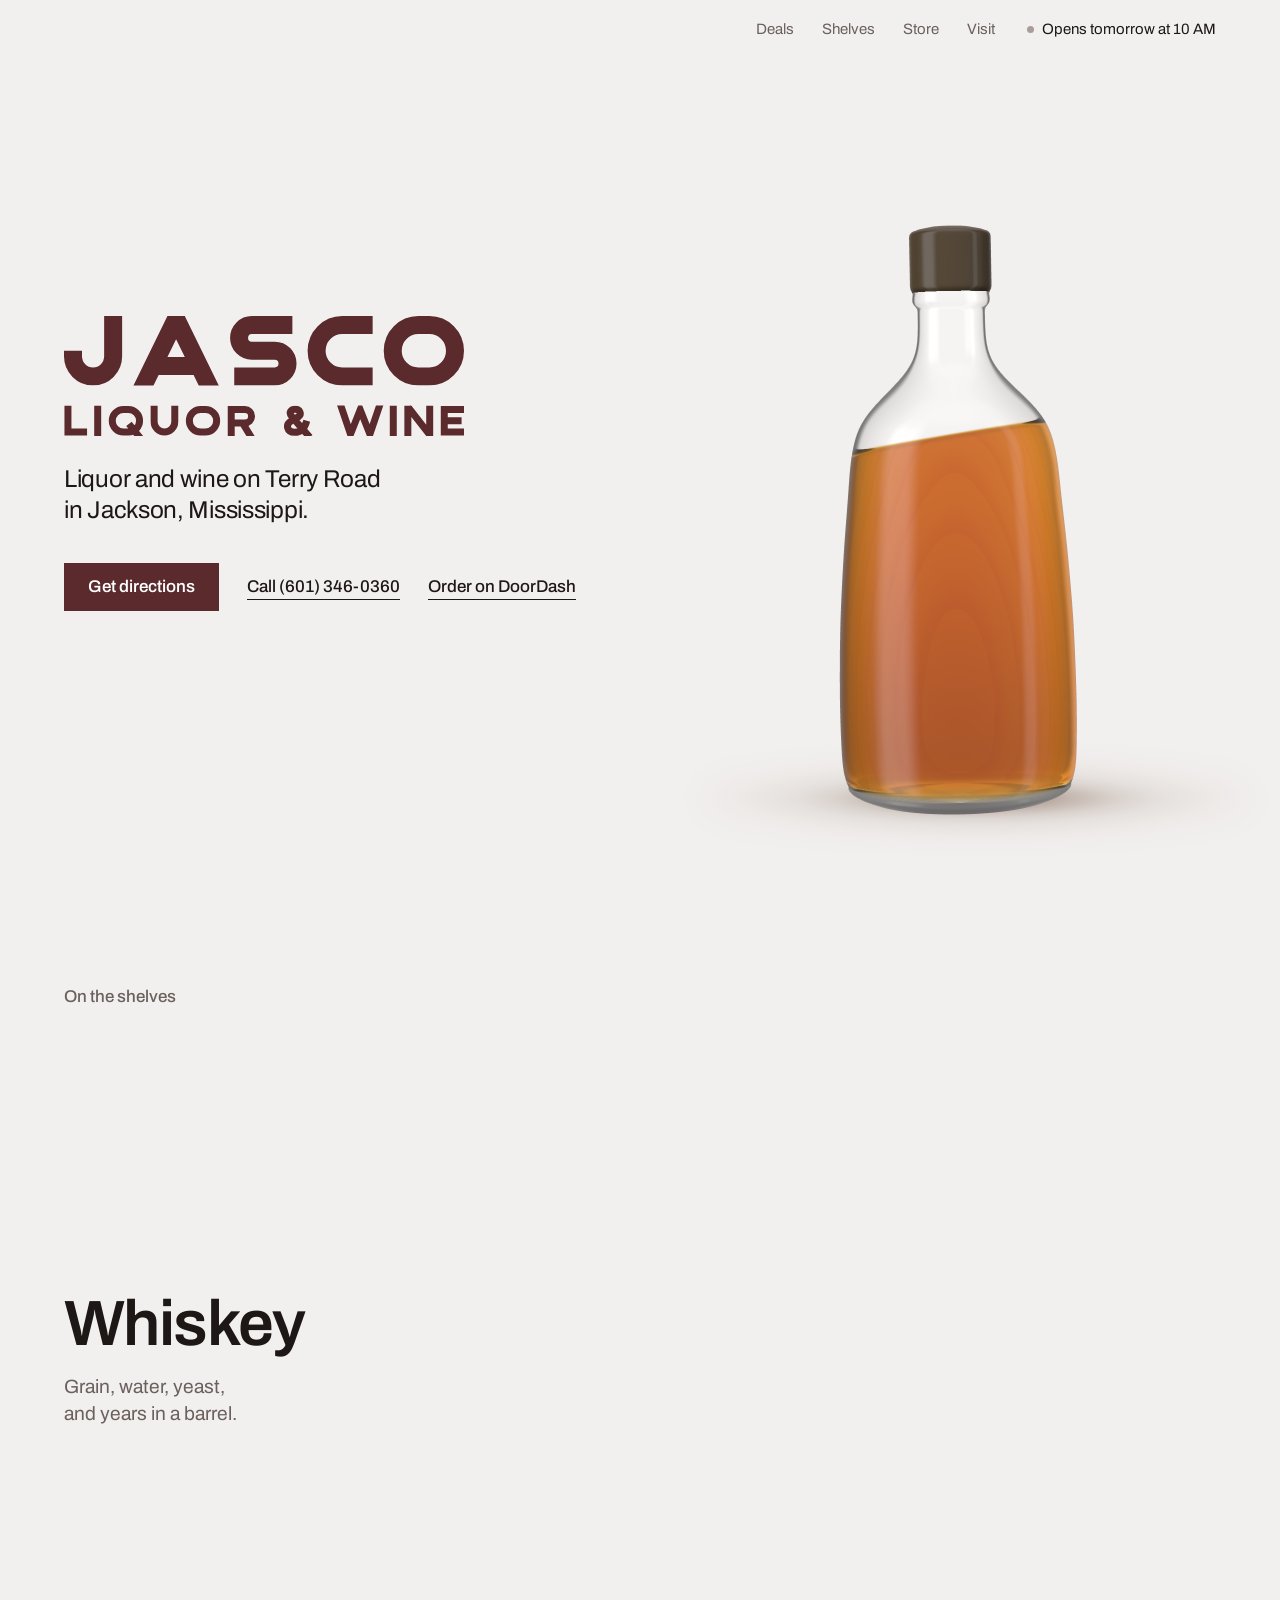
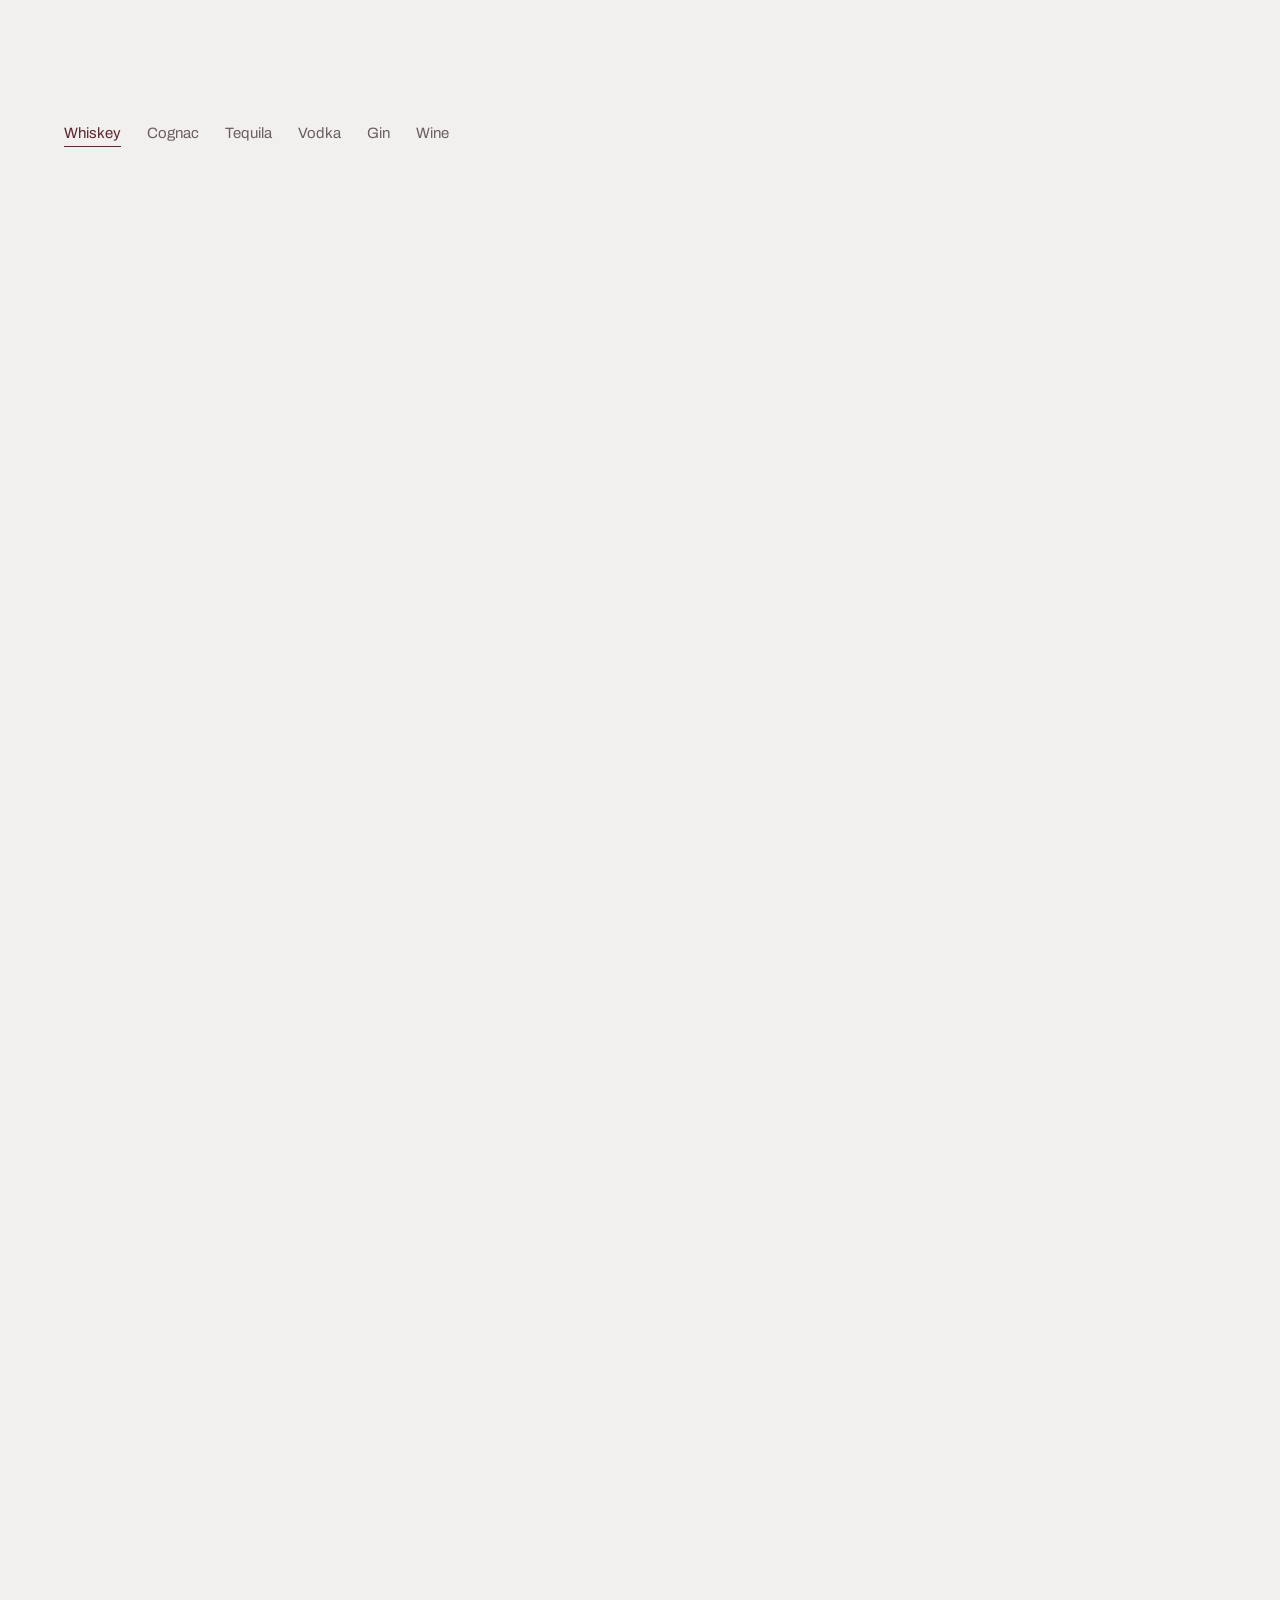
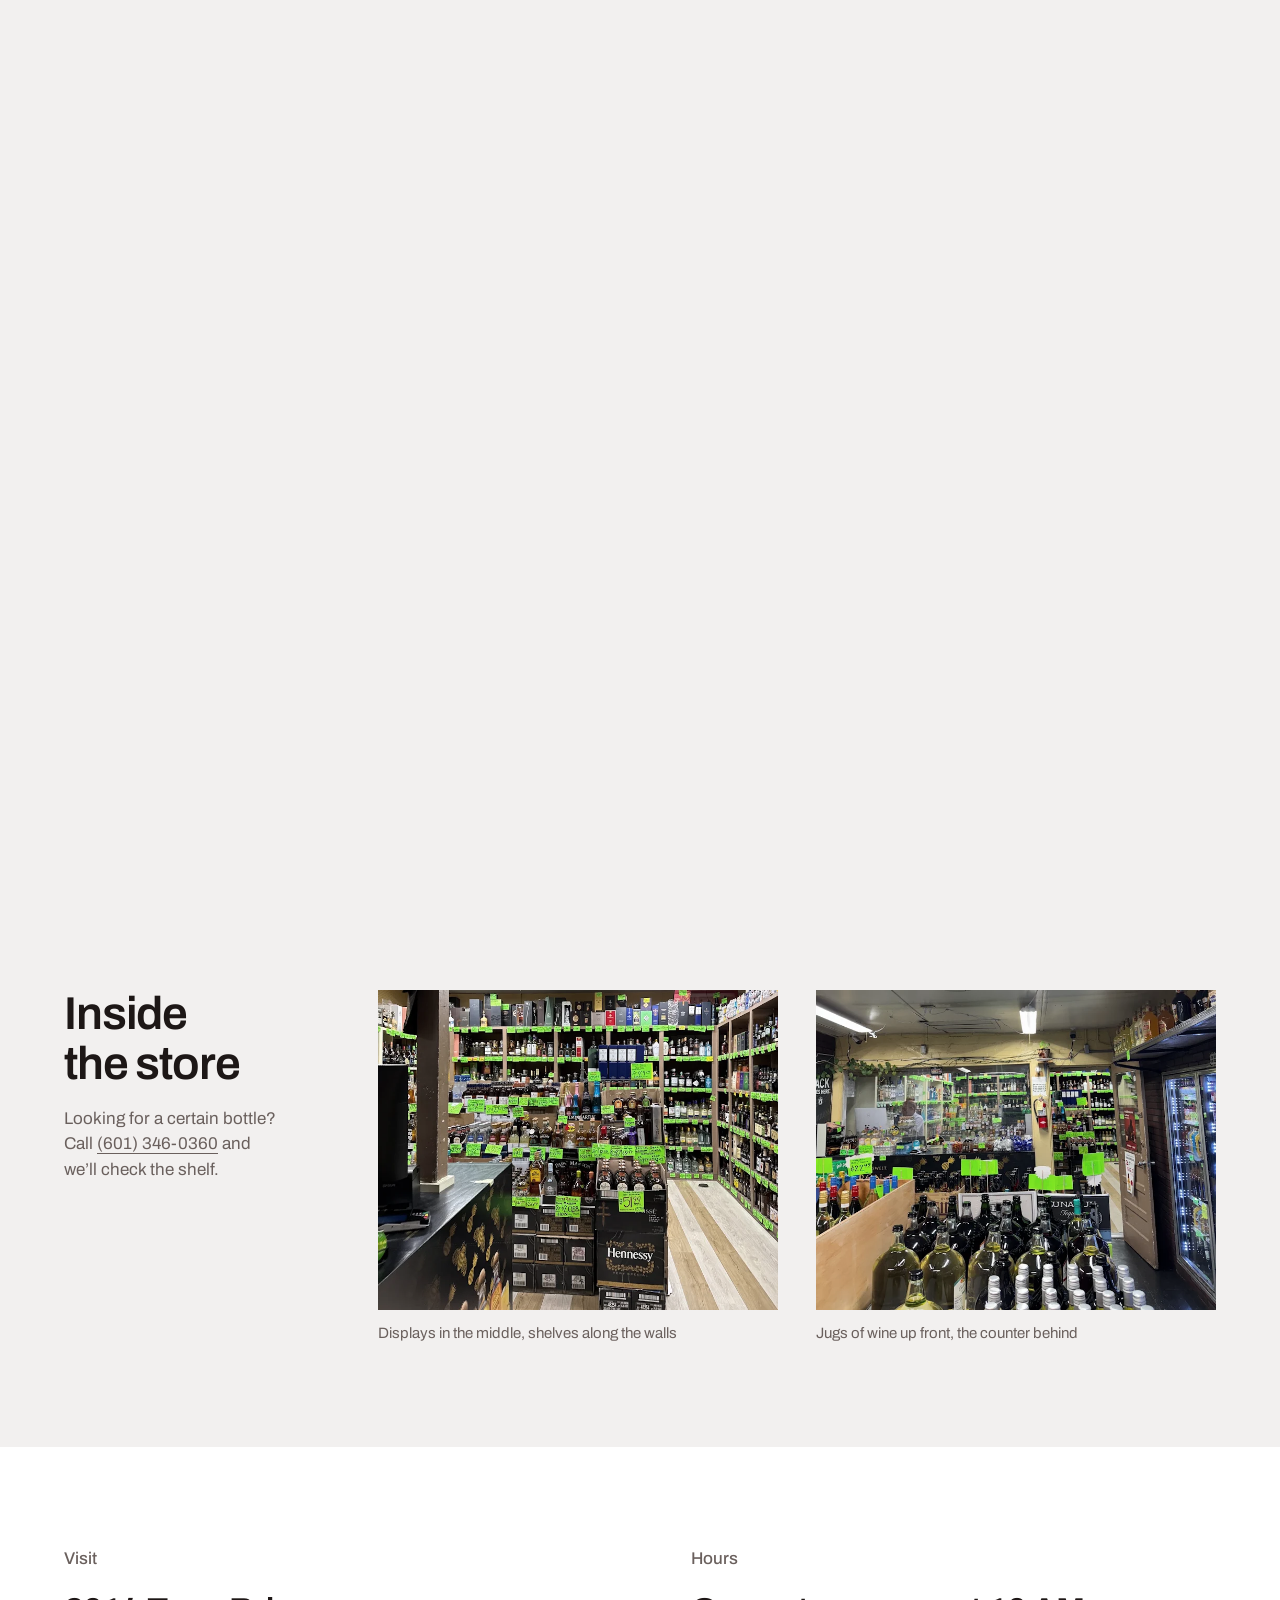
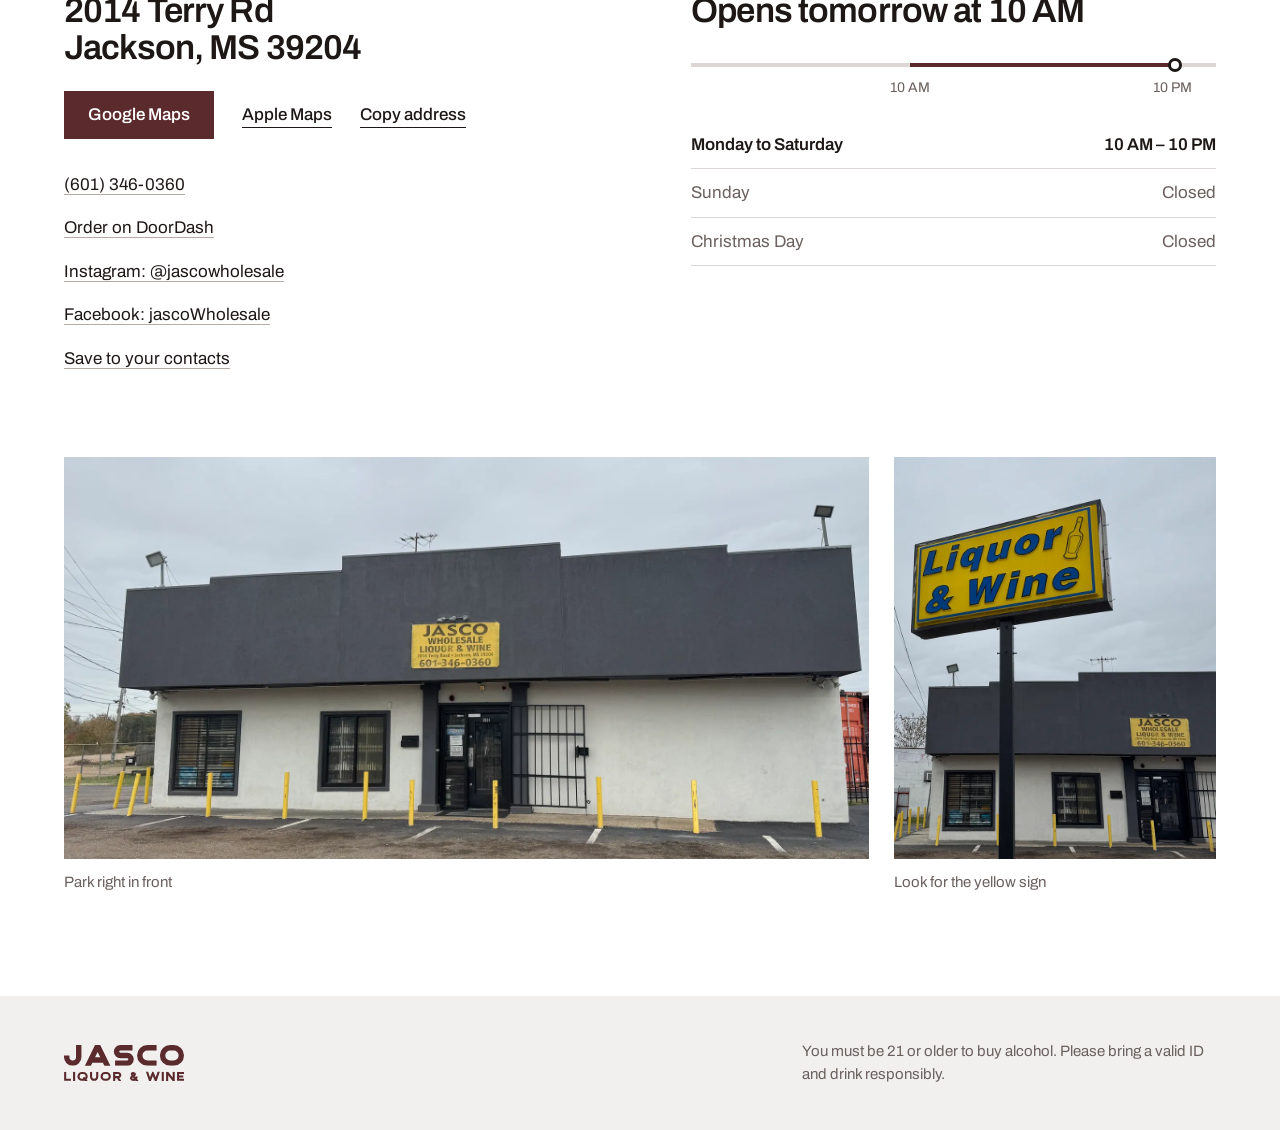
<file: public/index.html>
<!doctype html>
<html lang="en">
<head>
<meta charset="utf-8">
<meta name="viewport" content="width=device-width, initial-scale=1, viewport-fit=cover">
<title>Jasco Liquor &amp; Wine | Jackson, MS</title>
<meta name="description" content="Liquor and wine store at 2014 Terry Rd in Jackson, Mississippi. Open Monday to Saturday, 10 AM to 10 PM. Call (601) 346-0360.">
<meta name="robots" content="index, follow, max-image-preview:large">
<link rel="canonical" href="https://jascoliquor.com/">
<meta property="og:type" content="website">
<meta property="og:site_name" content="Jasco Liquor &amp; Wine">
<meta property="og:locale" content="en_US">
<meta property="og:url" content="https://jascoliquor.com/">
<meta property="og:title" content="Jasco Liquor &amp; Wine | Jackson, MS">
<meta property="og:description" content="Liquor and wine on Terry Road in Jackson, Mississippi. Open Monday to Saturday, 10 AM to 10 PM.">
<meta property="og:image" content="https://jascoliquor.com/images/share.jpg">
<meta property="og:image:width" content="1200">
<meta property="og:image:height" content="630">
<meta property="og:image:alt" content="Jasco Liquor &amp; Wine logo beside a bottle of whiskey">
<meta name="twitter:card" content="summary_large_image">
<meta name="theme-color" content="#f2f0ef">
<link rel="icon" href="brand/icon.svg" type="image/svg+xml">
<link rel="apple-touch-icon" href="brand/apple-touch-icon.png">
<link rel="preconnect" href="https://fonts.googleapis.com">
<link rel="preconnect" href="https://fonts.gstatic.com" crossorigin>
<link rel="stylesheet" href="https://fonts.googleapis.com/css2?family=Archivo:wdth,wght@62..125,100..900&display=swap">
<link rel="stylesheet" href="styles.css">
<link rel="stylesheet" href="sale.css">
<script src="sale.js"></script>
<script src="sale-view.js"></script>
<script src="hours.js" defer></script>
<script src="bottle.js" defer></script>
<script src="app.js" defer></script>
<script type="application/ld+json">
{
  "@context": "https://schema.org",
  "@type": "LiquorStore",
  "@id": "https://jascoliquor.com/#store",
  "name": "Jasco Liquor & Wine",
  "url": "https://jascoliquor.com/",
  "logo": "https://jascoliquor.com/brand/apple-touch-icon.png",
  "hasMap": "https://www.google.com/maps/search/?api=1&query=Jasco+Liquor+%26+Wine,+2014+Terry+Rd,+Jackson,+MS+39204",
  "image": ["https://jascoliquor.com/images/storefront.webp", "https://jascoliquor.com/images/share.jpg"],
  "sameAs": ["https://www.instagram.com/jascowholesale/", "https://www.facebook.com/jascoWholesale"],
  "telephone": "+1-601-346-0360",
  "address": {
    "@type": "PostalAddress",
    "streetAddress": "2014 Terry Rd",
    "addressLocality": "Jackson",
    "addressRegion": "MS",
    "postalCode": "39204",
    "addressCountry": "US"
  },
  "openingHoursSpecification": [{
    "@type": "OpeningHoursSpecification",
    "dayOfWeek": ["Monday", "Tuesday", "Wednesday", "Thursday", "Friday", "Saturday"],
    "opens": "10:00",
    "closes": "22:00"
  }]
}
</script>
</head>
<body>
<a class="skip" href="#main">Skip to content</a>

<header class="bar" id="bar">
  <a class="bar-mark" href="#top" aria-label="Back to top"><img src="brand/wordmark-maroon.svg" width="600" height="179" alt=""></a>
  <nav class="bar-nav" aria-label="Main">
    <a href="deals/">Deals</a>
    <a href="#shelves">Shelves</a>
    <a href="#store">Store</a>
    <a href="#visit">Visit</a>
  </nav>
  <p class="status" data-status>Mon to Sat, 10 AM to 10 PM</p>
</header>

<main id="main">
  <div class="scene" id="scene">
  <div class="stage" aria-hidden="true"><div class="set"><canvas id="stage"></canvas></div></div>

  <section class="hero wrap" id="top">
    <h1 class="mark"><img src="brand/wordmark-maroon.svg" width="600" height="179" fetchpriority="high" alt="Jasco Liquor &amp; Wine"></h1>
    <p class="sale-title sale-only" id="sale-name"></p>
    <p class="lede sale-only" id="sale-short"></p>
    <p class="lede no-sale-only">Liquor and wine on Terry&nbsp;Road in&nbsp;Jackson, Mississippi.</p>
    <div class="actions" id="hero-actions">
      <a class="btn sale-only" href="deals/">See the deals</a>
      <a class="btn no-sale-only" href="https://www.google.com/maps/dir/?api=1&amp;destination=Jasco+Liquor+%26+Wine,+2014+Terry+Rd,+Jackson,+MS+39204">Get directions</a>
      <a class="text-link sale-only" href="https://www.google.com/maps/dir/?api=1&amp;destination=Jasco+Liquor+%26+Wine,+2014+Terry+Rd,+Jackson,+MS+39204">Directions</a>
      <a class="text-link" href="tel:+16013460360">Call<span class="num">&nbsp;(601) 346-0360</span></a>
      <a class="text-link" href="https://www.doordash.com/store/jasco-liquor-and-wine-25647772/">Order on DoorDash</a>
    </div>
  </section>

  <section class="lineup" id="shelves" aria-labelledby="shelves-title">
    <i class="stop" id="whiskey"></i><i class="stop" id="cognac"></i><i class="stop" id="tequila"></i>
    <i class="stop" id="vodka"></i><i class="stop" id="gin"></i><i class="stop" id="wine"></i>
    <div class="panel">
      <div class="wrap panel-grid">
        <h2 id="shelves-title">On the shelves</h2>
        <ul class="kinds">
          <li class="kind" data-shelf="whiskey"><h3>Whiskey</h3><p>Grain, water, yeast, and years in a barrel.</p></li>
          <li class="kind" data-shelf="cognac"><h3>Cognac</h3><p>Brandy from one corner of France, distilled twice in copper.</p></li>
          <li class="kind" data-shelf="tequila"><h3>Tequila</h3><p>Blue agave from Mexico. Blanco is bottled young. Reposado and añejo rest in oak first.</p></li>
          <li class="kind" data-shelf="vodka"><h3>Vodka</h3><p>Distilled clean. Keep a bottle in the freezer.</p></li>
          <li class="kind" data-shelf="gin"><h3>Gin</h3><p>Juniper first. The rest of the botanicals are up to the distiller.</p></li>
          <li class="kind" data-shelf="wine"><h3>Wine</h3><p>By the bottle, or by the big jugs up front.</p></li>
        </ul>
        <nav class="index" aria-label="Shelves">
          <a href="#whiskey">Whiskey</a>
          <a href="#cognac">Cognac</a>
          <a href="#tequila">Tequila</a>
          <a href="#vodka">Vodka</a>
          <a href="#gin">Gin</a>
          <a href="#wine">Wine</a>
        </nav>
      </div>
    </div>
  </section>

  </div>

  <section class="store" id="store" aria-labelledby="store-title">
    <div class="wrap store-grid">
      <div class="store-copy">
        <h2 id="store-title">Inside the store</h2>
        <p>Looking for a certain bottle? Call <a class="nowrap" href="tel:+16013460360">(601) 346-0360</a> and we’ll check the shelf.</p>
      </div>
      <figure>
        <img class="crop-mid" src="images/interior1.webp" width="765" height="1020" loading="lazy" alt="Shelves of liquor along the back and side walls of the store, with stacked displays in the middle">
        <figcaption>Displays in the middle, shelves along the walls</figcaption>
      </figure>
      <figure>
        <img src="images/interior2.webp" width="765" height="1020" loading="lazy" alt="Jugs of wine up front, with the counter and liquor shelves behind them and a cooler to the right">
        <figcaption>Jugs of wine up front, the counter behind</figcaption>
      </figure>
    </div>
  </section>

  <section class="visit" id="visit" aria-labelledby="visit-title">
    <div class="wrap">
      <div class="visit-grid">
        <div>
          <h2 id="visit-title">Visit</h2>
          <address>2014 Terry Rd<br>Jackson, MS 39204</address>
          <div class="actions">
            <a class="btn" href="https://www.google.com/maps/dir/?api=1&amp;destination=Jasco+Liquor+%26+Wine,+2014+Terry+Rd,+Jackson,+MS+39204">Google Maps</a>
            <a class="text-link" href="https://maps.apple.com/?daddr=2014+Terry+Rd,+Jackson,+MS+39204">Apple Maps</a>
            <button class="text-link" type="button" id="copy" hidden>Copy address</button>
          </div>
          <ul class="links">
            <li><a href="tel:+16013460360">(601) 346-0360</a></li>
            <li><a href="https://www.doordash.com/store/jasco-liquor-and-wine-25647772/">Order on DoorDash</a></li>
            <li><a href="https://www.instagram.com/jascowholesale/">Instagram: @jascowholesale</a></li>
            <li><a href="https://www.facebook.com/jascoWholesale">Facebook: jascoWholesale</a></li>
            <li><a href="jasco.vcf" download>Save to your contacts</a></li>
          </ul>
        </div>
        <div>
          <h2>Hours</h2>
          <p class="when-now" data-status>Open Monday to Saturday, 10 AM to 10 PM</p>
          <div class="day" id="day" hidden>
            <div class="day-track"><i class="day-open"></i><i class="day-now"></i></div>
            <div class="day-scale" aria-hidden="true"><span class="at-open">10 AM</span><span class="at-close">10 PM</span></div>
          </div>
          <dl class="hours">
            <div data-days="1 2 3 4 5 6"><dt>Monday to Saturday</dt><dd>10 AM – 10 PM</dd></div>
            <div data-days="0"><dt>Sunday</dt><dd>Closed</dd></div>
            <div data-christmas><dt>Christmas Day</dt><dd>Closed</dd></div>
          </dl>
        </div>
      </div>
      <div class="outside">
        <figure>
          <img src="images/storefront.webp" width="1720" height="860" loading="lazy" alt="The front of the store: a long white building with a dark gray top, a yellow Jasco sign above the door, and parking spaces in front">
          <figcaption>Park right in front</figcaption>
        </figure>
        <figure>
          <img src="images/sign.webp" width="800" height="1000" loading="lazy" alt="Tall yellow sign reading Liquor &amp; Wine in blue letters, with the store behind it">
          <figcaption>Look for the yellow sign</figcaption>
        </figure>
      </div>
    </div>
  </section>
</main>

<footer>
  <div class="wrap">
    <img class="mark" src="brand/wordmark-maroon.svg" width="600" height="179" alt="Jasco Liquor &amp; Wine">
    <p>You must be 21 or older to buy alcohol. Please bring a valid ID and drink responsibly.</p>
  </div>
</footer>

<nav class="dock" id="dock" aria-label="Quick actions" inert>
  <a href="deals/">Deals</a>
  <a href="https://www.google.com/maps/dir/?api=1&amp;destination=Jasco+Liquor+%26+Wine,+2014+Terry+Rd,+Jackson,+MS+39204">Directions</a>
  <a href="tel:+16013460360">Call</a>
  <a href="https://www.doordash.com/store/jasco-liquor-and-wine-25647772/">DoorDash</a>
</nav>
<p class="sr" id="say" role="status"></p>
</body>
</html>
</file>
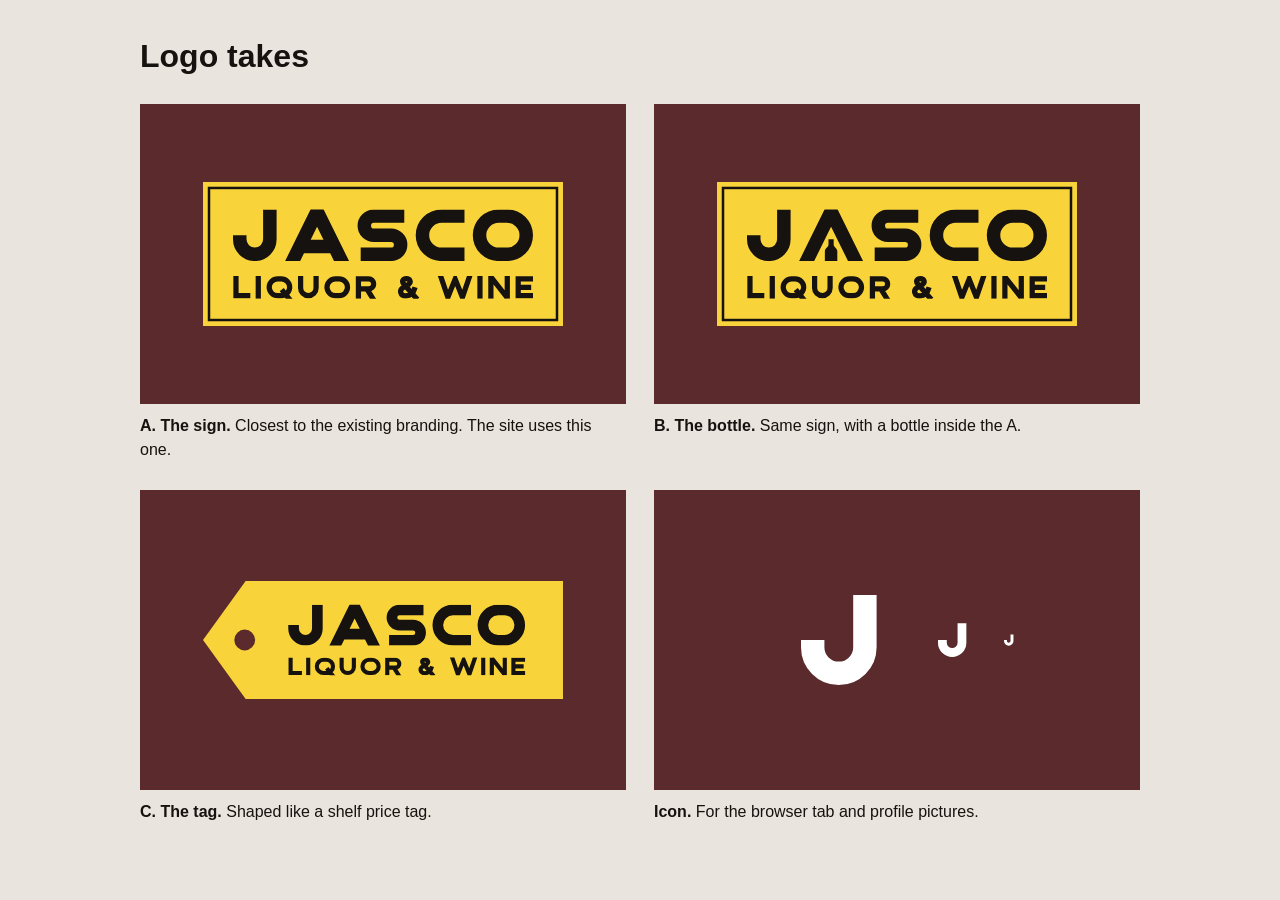
<file: brand/unused/logos.html>
<!doctype html>
<html lang="en">
<head>
<meta charset="utf-8">
<meta name="viewport" content="width=device-width, initial-scale=1">
<meta name="robots" content="noindex">
<title>Jasco logo takes</title>
<link rel="icon" href="../../public/brand/icon.svg" type="image/svg+xml">
<style>
  body { margin: 0; padding: 32px 20px; background: #e9e4dd; color: #16120f; font: 16px/1.5 Archivo, "Helvetica Neue", Arial, sans-serif; }
  main { max-width: 1000px; margin: 0 auto; display: grid; gap: 28px; grid-template-columns: repeat(auto-fit, minmax(min(100%, 400px), 1fr)); }
  h1 { max-width: 1000px; margin: 0 auto 24px; }
  figure { margin: 0; display: grid; gap: 10px; align-content: start; }
  .wall { background: #5a2a2c; padding: 40px; display: grid; place-items: center; min-height: 220px; }
  .wall img { width: 100%; max-width: 360px; }
  .row { display: flex; gap: 24px; align-items: center; }
  .row img:first-child { width: 128px; } .row img:nth-child(2) { width: 48px; } .row img:last-child { width: 16px; }
</style>
</head>
<body>
<h1>Logo takes</h1>
<main>
  <figure><div class="wall"><img src="../../public/brand/a-sign.svg" alt="Take A"></div><figcaption><strong>A. The sign.</strong> Closest to the existing branding. The site uses this one.</figcaption></figure>
  <figure><div class="wall"><img src="b-bottle.svg" alt="Take B"></div><figcaption><strong>B. The bottle.</strong> Same sign, with a bottle inside the A.</figcaption></figure>
  <figure><div class="wall"><img src="c-tag.svg" alt="Take C"></div><figcaption><strong>C. The tag.</strong> Shaped like a shelf price tag.</figcaption></figure>
  <figure><div class="wall"><div class="row"><img src="../../public/brand/icon.svg" alt=""><img src="../../public/brand/icon.svg" alt=""><img src="../../public/brand/icon.svg" alt=""></div></div><figcaption><strong>Icon.</strong> For the browser tab and profile pictures.</figcaption></figure>
</main>
</body>
</html>
</file>
<file: public/styles.css>
/* Layout: words on the left, one bottle in soft light on the right, then plain sections.
   The store's maroon is the only accent; the strongest color on the page is the liquid. */
:root {
  --bg: #f2f0ef;
  --ink: #1d1716;
  --soft: #6a605d;
  --line: #dcd7d4;
  --maroon: #5a2a2c;
  --font: Archivo, "Helvetica Neue", Arial, sans-serif;
  --ease: cubic-bezier(.2, .7, .1, 1);
  --gut-l: max(22px, 5vw, env(safe-area-inset-left, 0px));
  --gut-r: max(22px, 5vw, env(safe-area-inset-right, 0px));
  --bar: 60px;
}

*, ::before, ::after { box-sizing: border-box; }
html { scroll-behavior: smooth; -webkit-text-size-adjust: 100%; scroll-padding-top: var(--bar); }
body { margin: 0; background: var(--bg); color: var(--ink); font: 1.0625rem/1.5 var(--font); -webkit-font-smoothing: antialiased; overflow-x: clip; }
img { display: block; max-width: 100%; height: auto; }
h1, h2, h3, p, ul, dl, dd, figure { margin: 0; }
ul { padding: 0; list-style: none; }
h2, h3, address, .when-now { font-weight: 600; letter-spacing: -.025em; line-height: 1.08; text-wrap: balance; }
h2 { font-size: clamp(2rem, 3.6vw, 3.1rem); }
a { color: inherit; text-underline-offset: .22em; text-decoration-thickness: 1px; }
button { font: inherit; color: inherit; background: none; border: 0; padding: 0; cursor: pointer; }
:focus-visible { outline: 2px solid var(--maroon); outline-offset: 4px; }
[tabindex="-1"]:focus { outline: none; }
[hidden] { display: none !important; }
.nowrap { white-space: nowrap; }
::selection { background: var(--maroon); color: #fff; }

.wrap { width: 100%; max-width: 1320px; margin-inline: auto; padding-left: var(--gut-l); padding-right: var(--gut-r); }
.skip { position: absolute; left: -999px; z-index: 30; }
.skip:focus { left: 12px; top: 12px; padding: 8px 14px; background: var(--maroon); color: #fff; }
.sr { position: absolute; width: 1px; height: 1px; overflow: hidden; clip-path: inset(50%); white-space: nowrap; }

/* Bar */
.bar {
  position: fixed; inset: 0 0 auto; z-index: 20; display: flex; align-items: center; gap: 32px; min-height: var(--bar);
  /* Lines up with .wrap on wide screens. */
  --side: max(0px, calc((100% - 1320px) / 2));
  padding: env(safe-area-inset-top, 0px) calc(var(--side) + var(--gut-r)) 0 calc(var(--side) + var(--gut-l));
  background: color-mix(in srgb, var(--bg) 80%, transparent);
  -webkit-backdrop-filter: blur(20px); backdrop-filter: blur(20px);
  border-bottom: 1px solid transparent; transition: border-color .3s;
}
.bar.is-scrolled { border-color: var(--line); }
.bar-mark { width: 84px; transition: opacity .3s; }
.bar:not(.is-scrolled) .bar-mark:not(:focus-visible) { opacity: 0; }
.lineup { scroll-margin-top: calc(-1 * var(--bar)); }
.bar-nav { display: flex; gap: 28px; margin-left: auto; font-size: .9375rem; }
.bar-nav a { padding-block: 10px; text-decoration: none; color: var(--soft); transition: color .2s; }
.bar-nav a:hover { color: var(--ink); }
.status { display: flex; align-items: center; gap: 8px; font-size: .9375rem; white-space: nowrap; }
.status::before { content: ""; width: 7px; height: 7px; border-radius: 50%; background: #a79d99; }
.status.is-open::before { background: #2f8a3c; }

/* Actions */
.actions { display: flex; flex-wrap: wrap; align-items: center; gap: 14px 28px; }
.btn { display: inline-flex; align-items: center; min-height: 48px; padding: 0 24px; background: var(--maroon); color: #fff; font-weight: 550; text-decoration: none; transition: background-color .25s; }
.btn:hover { background: #441d1f; }
.text-link { min-height: 44px; display: inline-flex; align-items: center; text-decoration: none; font-weight: 500; background: linear-gradient(currentColor, currentColor) 0 calc(100% - 9px) / 100% 1px no-repeat; transition: background-size .4s var(--ease); }
.text-link:hover { background-size: 0 1px; background-position: 100% calc(100% - 9px); }

/* Scene */
.scene { position: relative; }
.stage { display: none; }
.hero { position: relative; display: flex; flex-direction: column; align-items: flex-start; justify-content: center; gap: clamp(14px, 3.6svh, 28px); min-height: 100svh; padding-block: calc(var(--bar) + 12px) clamp(12px, 5svh, 48px); }
/* Keep the words out of the bottle's half. */
.gl .hero > * { max-width: 47%; }
.hero .mark { width: 400px; max-width: min(100%, 62svh); }
.gl .hero .mark { max-width: min(44%, 62svh); }
.lede { max-width: 24ch; font-size: clamp(1.3rem, 1.9vw, 1.7rem); line-height: 1.3; letter-spacing: -.012em; text-wrap: balance; }
.hero .actions { margin-top: clamp(0px, 1svh, 8px); }

.lineup { position: relative; }
.stop { position: absolute; }
.panel-grid { padding-block: 64px; display: grid; gap: 36px; }
.kinds { display: grid; grid-template-columns: repeat(auto-fit, minmax(min(100%, 280px), 1fr)); gap: 36px; }
.kind h3 { font-size: 1.6rem; }
.kind p { margin-top: 8px; max-width: 34ch; color: var(--soft); text-wrap: balance; }
.index { display: none; }

.gl .stage { display: block; position: absolute; inset: 0; pointer-events: none; }
.gl .stage .set { position: sticky; top: var(--bar); width: 50%; margin-left: 50%; height: calc(100vh - var(--bar)); height: calc(100svh - var(--bar)); }
.gl .stage canvas { position: absolute; inset: 0; display: block; width: 100%; height: 100%; }
.gl .lineup { height: 532svh; }
.gl .stop { left: 0; top: calc(var(--i) * 80svh); height: 1px; width: 1px; scroll-margin-top: 0; margin-top: var(--bar); }
.stop:nth-of-type(1) { --i: 0; } .stop:nth-of-type(2) { --i: 1; } .stop:nth-of-type(3) { --i: 2; }
.stop:nth-of-type(4) { --i: 3; } .stop:nth-of-type(5) { --i: 4; } .stop:nth-of-type(6) { --i: 5; }
.gl .panel { position: sticky; top: 0; height: 100svh; }
.gl .panel-grid { height: 100%; grid-template-rows: auto 1fr auto; gap: 0; padding-block: calc(var(--bar) + clamp(8px, 3.6svh, 28px)) clamp(12px, 5svh, 52px); }
.gl .panel h2 { font-size: 1.0625rem; font-weight: 500; letter-spacing: 0; color: var(--soft); }
.gl .kinds { display: grid; grid-template-columns: minmax(0, 1fr); align-items: center; width: 46%; }
.gl .kind { grid-area: 1 / 1; opacity: 0; transform: translateY(14px); transition: opacity .25s, transform .6s var(--ease); }
.gl .kind.is-past { transform: translateY(-14px); }
.gl .kind.is-on { opacity: 1; transform: none; transition: opacity .5s .12s, transform .8s .06s var(--ease); }
.gl .kind h3 { font-size: clamp(2.4rem, min(5vw, 11svh), 4.6rem); }
.gl .kind p { margin-top: clamp(6px, 2svh, 16px); max-width: 30ch; font-size: clamp(1.1rem, 1.5vw, 1.3rem); line-height: 1.4; }
.gl .index { display: flex; gap: 26px; }
.index a { position: relative; display: flex; align-items: center; min-height: 44px; font-size: .9375rem; text-decoration: none; color: var(--soft); white-space: nowrap; transition: color .25s; }
.index a::after { content: ""; position: absolute; inset: auto 0 8px; height: 1px; background: var(--maroon); transform: scaleX(0); transform-origin: 0 50%; transition: transform .5s var(--ease); }
.index a:hover { color: var(--ink); }
.index a[aria-current] { color: var(--maroon); }
.index a[aria-current]::after { transform: none; }

/* Store. The photos are 765px wide, so they stay small enough to be sharp.
   The crops leave out the ceiling. */
.store-grid { display: grid; gap: 36px; padding-block: clamp(64px, 8vw, 120px); }
.store { position: relative; background: var(--bg); }
.store-copy { display: grid; gap: 16px; align-content: start; }
.store-copy p { max-width: 30ch; color: var(--soft); text-wrap: balance; }
.store figure { max-width: 400px; min-width: 0; }
.store img { width: 100%; aspect-ratio: 5 / 4; object-fit: cover; object-position: 50% 100%; filter: saturate(.82); }
.store .crop-mid { object-position: 50% 84%; }
figcaption { margin-top: 12px; font-size: .9375rem; color: var(--soft); }

/* Visit */
.visit { background: #fff; }
.visit .wrap { padding-block: clamp(64px, 8vw, 120px); }
.visit-grid { display: grid; gap: 64px; }
.visit-grid > div { display: grid; gap: 24px; align-content: start; justify-items: start; min-width: 0; }
.visit h2 { font-size: 1.0625rem; font-weight: 500; letter-spacing: 0; color: var(--soft); }
address, .when-now { font-style: normal; font-size: clamp(1.6rem, 2.7vw, 2.4rem); }
.links a { display: inline-block; padding-block: 9px; text-decoration-color: #b5aaa6; }
.links a:hover { text-decoration-color: currentColor; }
.day { display: grid; gap: 10px; width: 100%; padding-top: 10px; }
.day-track { position: relative; height: 4px; background: var(--line); }
.day-open { position: absolute; inset: 0 8.333% 0 41.667%; background: var(--maroon); }
.day-now { position: absolute; top: 50%; left: var(--now, 0%); width: 14px; height: 14px; margin: -7px; border-radius: 50%; background: #fff; border: 3px solid var(--ink); }
.day-scale { position: relative; height: 1.4em; font-size: .875rem; color: var(--soft); }
.day-scale span { position: absolute; transform: translateX(-50%); white-space: nowrap; }
/* 10 AM and 10 PM on the 24-hour track. Here, not inline, because the CSP in _headers forbids inline styles. */
.day-scale .at-open { left: 41.667%; }
.day-scale .at-close { left: 91.667%; }
.hours { width: 100%; font-variant-numeric: tabular-nums; color: var(--soft); }
.hours div { display: flex; justify-content: space-between; gap: 20px; padding-block: 11px; border-bottom: 1px solid var(--line); }
.hours .is-today { color: var(--ink); font-weight: 600; }
/* The photos are 2:1 and 4:5, so columns of 5 and 2 give them the same height. */
.outside { display: grid; gap: 36px; margin-top: clamp(48px, 6vw, 88px); }
.outside figure { min-width: 0; }
.outside img { width: 100%; }
.outside figure:first-child img { aspect-ratio: 4 / 3; object-fit: cover; object-position: 48% 50%; }

footer .wrap { display: flex; flex-wrap: wrap; gap: 24px 48px; align-items: center; justify-content: space-between; padding-block: 44px calc(44px + env(safe-area-inset-bottom, 0px)); }
footer .mark { width: 120px; }
footer p { max-width: 46ch; font-size: .9375rem; color: var(--soft); }
/* Plain pages like 404.html: clear the fixed bar. */
.page main { padding-top: calc(var(--bar) + env(safe-area-inset-top, 0px)); }

/* Phone action dock */
.dock {
  position: fixed; inset: auto 0 0; z-index: 20; display: grid; grid-template-columns: repeat(4, 1fr);
  background: color-mix(in srgb, #fff 88%, transparent); -webkit-backdrop-filter: blur(20px); backdrop-filter: blur(20px); border-top: 1px solid var(--line);
  padding: 0 env(safe-area-inset-right, 0px) env(safe-area-inset-bottom, 0px) env(safe-area-inset-left, 0px);
  transform: translateY(101%); transition: transform .5s var(--ease);
}
.dock.is-up { transform: none; }
.dock a { display: grid; place-items: center; min-height: 54px; font-weight: 550; font-size: .9375rem; color: var(--maroon); text-decoration: none; }

@media (min-width: 800px), (max-height: 500px) {
  .dock { display: none; }
}
@media (min-width: 640px) {
  .store-grid { grid-template-columns: 1fr 1fr; gap: clamp(24px, 3vw, 44px); }
  .store-copy { grid-column: 1 / -1; }
  .store-copy p { max-width: none; }
  .visit-grid { grid-template-columns: minmax(0, 1fr) minmax(0, 1fr); gap: clamp(40px, 8vw, 130px); }
  .outside { grid-template-columns: minmax(0, 5fr) minmax(0, 2fr); gap: clamp(16px, 2vw, 28px); }
  .outside figure:first-child img { aspect-ratio: auto; }
}
@media (min-width: 1000px) {
  .store-grid { grid-template-columns: minmax(200px, 1fr) minmax(0, 400px) minmax(0, 400px); }
  .store-copy { grid-column: auto; }
  .store-copy p { max-width: 30ch; }
}
@media (max-width: 639px) {
  .bar { gap: 16px; }
  .bar-nav { display: none; }
  .status { margin-left: auto; }
}
@media (max-width: 799px) and (min-height: 501px) {
  .gl .panel-grid { padding-bottom: calc(62px + env(safe-area-inset-bottom, 0px)); }
}
@media (max-width: 479px), (max-width: 799px) and (max-height: 500px) {
  .hero .num { display: none; }
}

/* Upright phones and tablets: the bottle takes what the words below it leave. */
@media (max-width: 1100px) and (max-aspect-ratio: 1/1) {
  .gl .stage { top: var(--bar); }
  .gl .stage .set { width: 100%; margin-left: 0; height: min(66svh, calc(100svh - var(--bar) - 18rem - env(safe-area-inset-bottom, 0px))); }
  .gl .hero { justify-content: flex-end; gap: 16px; padding-bottom: calc(24px + env(safe-area-inset-bottom, 0px)); }
  .gl .hero > * { max-width: 100%; }
  .gl .hero .mark { width: clamp(220px, 38vw, 300px); max-width: 100%; }
  .gl .lede { max-width: none; }
  .hero .actions { gap: 4px 24px; margin-top: 0; }
  .gl .panel-grid { padding-top: calc(var(--bar) + 12px); }
  .gl .kinds { width: 100%; align-items: end; }
  .gl .kind { align-self: end; min-height: 8.6rem; }
  .gl .kind h3 { font-size: 2.2rem; }
  .gl .kind p { margin-top: 8px; }
}
@media (max-width: 479px) {
  .hero .btn { width: 100%; justify-content: center; }
  .gl .index a { font-size: .875rem; }
  .gl .index { gap: 12px; justify-content: space-between; overflow-x: auto; scrollbar-width: none; margin-right: calc(-1 * var(--gut-r)); padding-right: var(--gut-r); }
  .index::-webkit-scrollbar { display: none; }
}
@media (prefers-reduced-motion: reduce) {
  html { scroll-behavior: auto; }
  *, ::before, ::after { transition-duration: .01ms !important; transition-delay: 0s !important; }
}
@media print {
  .stage, .dock, .bar, .index, .stop { display: none !important; }
  .hero, .gl .lineup, .gl .panel, .gl .panel-grid { position: static; height: auto; min-height: 0; }
  .gl .kinds { width: 100%; gap: 16px; }
  .gl .kind { grid-area: auto; opacity: 1; transform: none !important; }
}
</file>
<file: public/sale.css>
/* Sale layer. .theme-* and .sale apply only while the sale is running. */
:root { --sale-soft: #6a605d; }
html:not(.sale) .sale-only, html.sale .no-sale-only { display: none !important; }

/* Themes: a sale with theme: "x" in sale.js puts .theme-x on <html>. Add its colors here. */

.sale-title { font-weight: 850; font-stretch: 78%; font-size: clamp(3.4rem, 8.4vw, 7.4rem); line-height: .88; letter-spacing: -.025em; color: var(--maroon); text-wrap: balance; }

/* Home */
.sale .hero .mark { width: 230px; }
.sale .hero .lede { max-width: 30ch; font-size: clamp(1.1rem, 1.4vw, 1.3rem); }
.sale .hero .sale-title { font-size: clamp(3.2rem, min(6.6vw, 14svh), 6.6rem); }
.kind .picks { margin-top: 14px; border-top: 2px solid var(--maroon); max-width: 470px; }
.has-picks > p { display: none; }
.kind .deal { padding-block: 9px; border-bottom: 1px solid var(--line); }

/* A deal */
.deal { display: flex; align-items: center; justify-content: space-between; gap: 16px; }
.deal-what { min-width: 0; line-height: 1.2; }
.deal-name { font-weight: 650; font-size: 1.1rem; letter-spacing: -.01em; }
.deal-size { color: var(--sale-soft); font-size: .9375rem; white-space: nowrap; }
.kind .deal-size { color: var(--soft); }
.deal-cost { flex: none; text-align: right; line-height: 1; }
.deal-line { display: inline-flex; align-items: baseline; gap: 7px; white-space: nowrap; }
.deal-qty { font-weight: 650; font-size: 1rem; }
.deal-price { font-weight: 800; font-stretch: 80%; font-size: 1.8rem; letter-spacing: -.02em; font-variant-numeric: tabular-nums; color: var(--maroon); }
/* "Tax included" badge */
.deal-tax, .card-tax { display: block; width: fit-content; background: var(--maroon); color: #fff; font-weight: 800; font-stretch: 88%; line-height: 1; letter-spacing: .03em; text-transform: uppercase; white-space: nowrap; }
.deal-tax { margin: 5px 0 0 auto; padding: 4px 7px; font-size: .875rem; }

/* Deals page */
/* A printed flyer: white paper, black rules, red prices, yellow tabs. */
.deals-page { --bg: #fff; --ink: #1a1718; --soft: #55504f; --line: #ddd; --sale-soft: #3d3839; --red: #bd1a2d; --yellow: #ffd500; --rule: 4px; }
.deals-page main { padding-top: calc(var(--bar) + env(safe-area-inset-top, 0px)); }
.bar-nav a[aria-current] { color: var(--ink); font-weight: 600; }
.flyer { padding-block: 20px 56px; }
.flyer-bar { display: flex; flex-wrap: wrap; align-items: center; justify-content: space-between; gap: 8px 40px; padding: 14px 20px; background: var(--ink); color: #fff; }
.flyer-bar h1 { color: var(--yellow); font-size: clamp(min(2.2rem, 8.8vw), 3.4vw, 2.7rem); font-weight: 900; font-stretch: 96%; line-height: 1; letter-spacing: -.03em; text-transform: uppercase; text-wrap: balance; }
.flyer-bar p { font-weight: 600; line-height: 1.3; text-wrap: balance; }
.flyer-bar .flyer-hours { font-size: 1.25rem; font-weight: 800; letter-spacing: -.01em; }
/* The rules are the black behind the cells, showing through the gaps.
   A section's width follows its number of bottles (--n), so small ones share a line. */
.groups { display: flex; flex-wrap: wrap; gap: var(--rule); padding-bottom: var(--rule); background: var(--ink); }
.group { flex: 1 1 100%; min-width: 0; display: flex; flex-direction: column; background: #fff; }
.group h2 { align-self: flex-start; margin: 12px 0 0; padding: 7px 12px; background: var(--red); color: var(--yellow); font-size: 1.25rem; font-weight: 900; letter-spacing: -.01em; line-height: 1; text-transform: uppercase; }
.group ul { flex: 1; display: flex; flex-wrap: wrap; gap: var(--rule); margin-top: 8px; background: var(--ink); }
.card { flex: 1 1 100%; min-width: 0; container-type: inline-size; position: relative; background: #fff; }
.card-pic { position: absolute; right: 12px; bottom: 14px; width: min(34cqi, 130px); height: 190px; object-fit: contain; object-position: 50% 100%; }
/* Narrow cells: a "2 for" price is long, so its bottle stays under it. Wide cells: the bottle stays near its price. */
@container (max-width: 400px) { .card:has(.card-qty) .card-pic { height: 150px; } }
@container (min-width: 460px) { .card-pic { right: auto; left: 320px; } }
/* The price sits in front of the bottle, as on the flyer. */
.card-text { position: relative; min-height: 236px; padding: 14px 0 22px; }
.card-cost { display: flex; align-items: center; gap: 8px; padding-left: 14px; line-height: 1; }
.card-qty { width: min-content; font-weight: 900; font-size: 1.375rem; line-height: .95; text-align: center; text-transform: uppercase; }
.card-price { display: flex; align-items: flex-start; position: relative; font-weight: 900; font-stretch: 88%; font-size: clamp(4.4rem, 27cqi, 6rem); line-height: .86; letter-spacing: -.045em; color: var(--red); }
.card-price small { font-size: .52em; line-height: .95; letter-spacing: -.03em; }
.card-price small:first-child { margin-right: .04em; }
.card-price small:last-child { margin-left: .08em; }
.card-name, .card-size { padding: 0 calc(min(34cqi, 130px) + 16px) 0 14px; }
.card-name { margin-top: 14px; font-weight: 800; font-size: 1.25rem; line-height: 1.12; letter-spacing: -.015em; }
.card-size { margin-top: 3px; color: var(--sale-soft); font-size: 1.0625rem; }
.card-tax { margin-top: 8px; padding: 7px 22px 7px 14px; border-top-right-radius: 14px; background: var(--yellow); color: var(--ink); font-size: 1.125rem; letter-spacing: 0; }
@container (max-width: 270px) { .card-tax { padding-right: 12px; font-size: 1rem; } }
.fine { padding: 12px 20px; background: var(--ink); color: #fff; font-weight: 700; text-align: center; text-wrap: balance; }
.ended { display: grid; gap: 24px; align-content: center; min-height: 60svh; padding-block: 64px; }
.ended .sale-title { font-size: clamp(2.8rem, 6vw, 5rem); max-width: 14ch; }
.ended p { max-width: 42ch; font-size: 1.1875rem; }
.ended a { color: var(--maroon); }

@media (min-width: 640px) {
  .card { flex-basis: calc(50% - var(--rule)); }
}
@media (min-width: 1100px) {
  .group { flex: var(--n) 1 calc(var(--n) * 22%); }
  .card { flex: 1 1 0; }
}
/* Upright phones and tablets: the sale words need more of the screen than the normal ones. */
@media (max-width: 1100px) and (max-aspect-ratio: 1/1) {
  .sale.gl .stage .set { height: min(58svh, calc(100svh - var(--bar) - 23rem - env(safe-area-inset-bottom, 0px))); }
  .sale.gl .hero .mark { width: 150px; }
  .sale .hero .sale-title { font-size: clamp(3rem, 14.5vw, 6rem); }
  .sale.gl .panel h2 { font-size: .9375rem; }
  .kind .picks { max-width: none; }
  .sale.gl .kind h3 { font-size: 1.8rem; }
}
/* Small phones: DoorDash is in the dock and under Visit, so the bottle gets its space. */
@media (max-width: 479px) {
  .sale .hero .actions a[href*="doordash"] { display: none; }
}
@media print { .card { break-inside: avoid; } .flyer * { -webkit-print-color-adjust: exact; print-color-adjust: exact; } }
</file>
